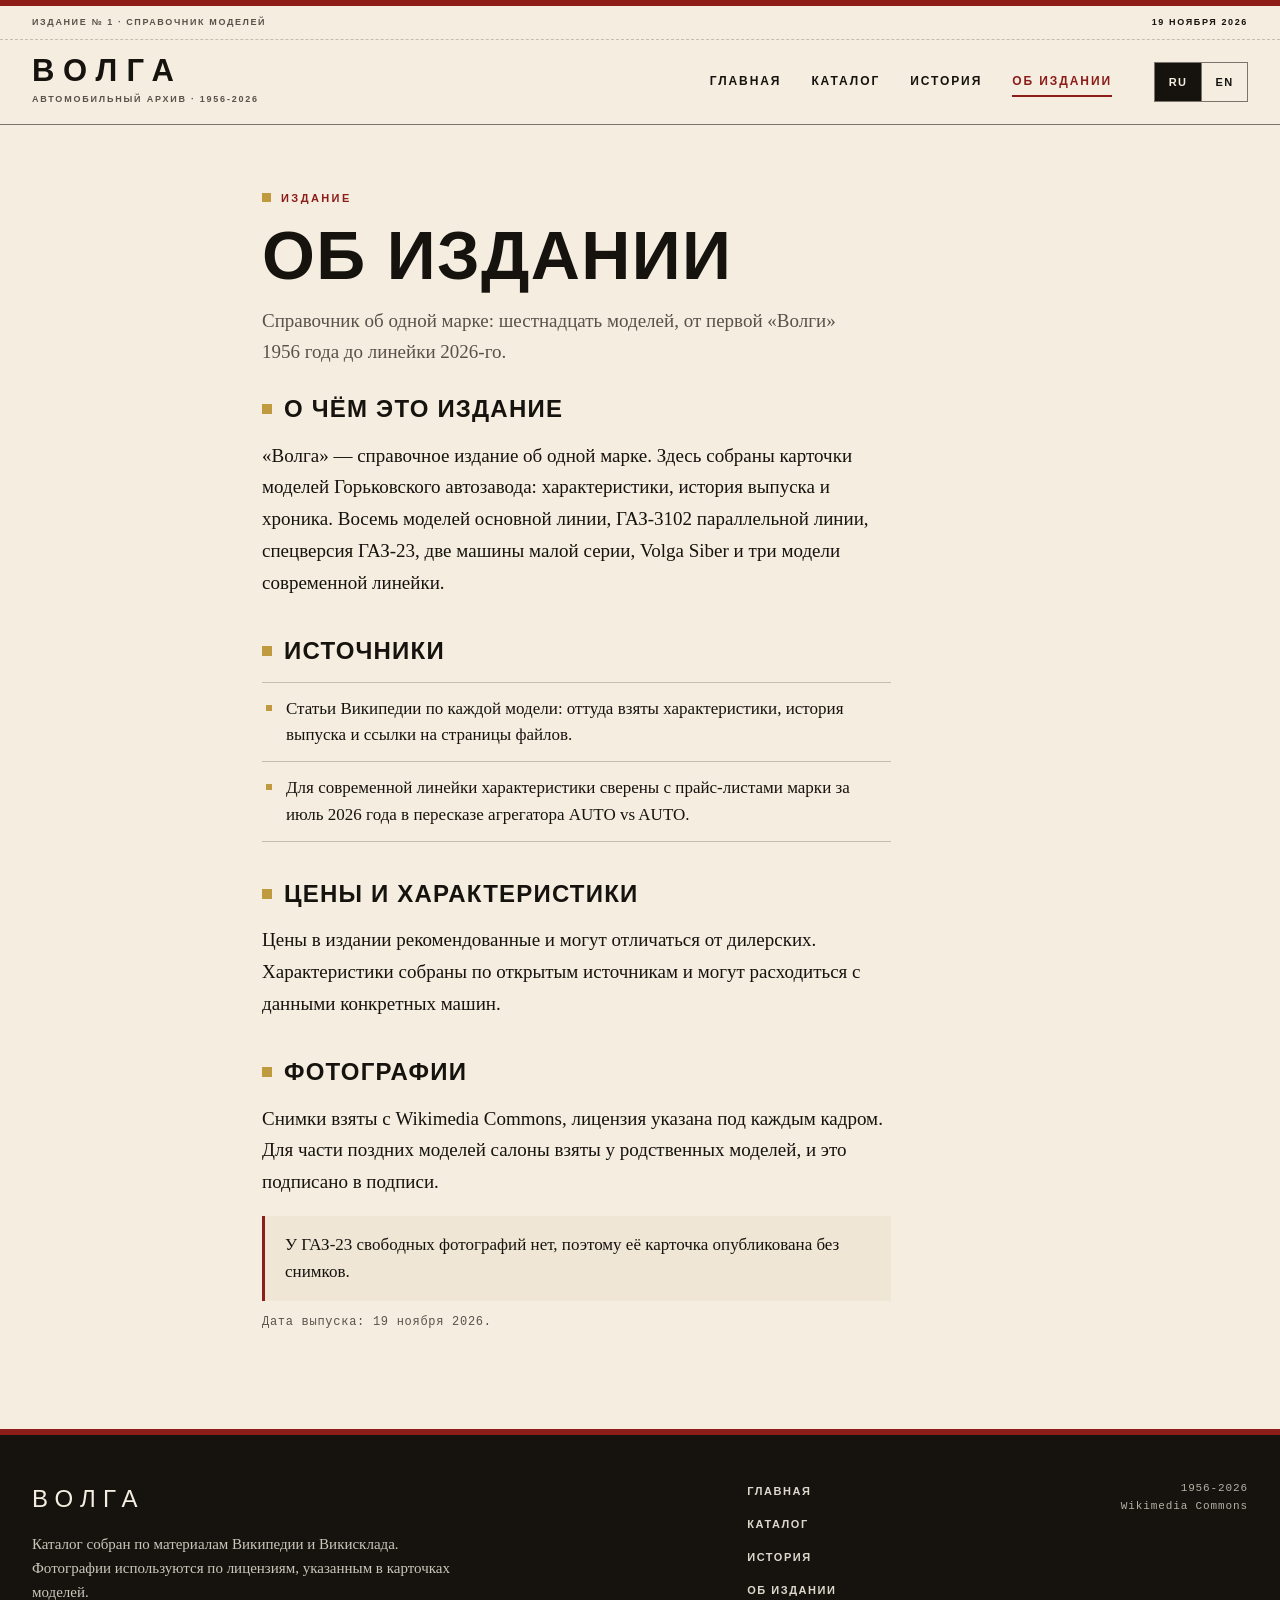
<file: about.html>
<!DOCTYPE html>
<html lang="ru">
<head>
<meta charset="utf-8">
<meta name="viewport" content="width=device-width, initial-scale=1">
<title>Об издании - Волга</title>
<meta name="description" content="Об издании «Волга»: справочник об одной марке, источники, оговорка о ценах и характеристиках, лицензии фотографий.">
<meta name="theme-color" content="#F4EDE0">
<link rel="icon" href="data:image/svg+xml,%3Csvg%20xmlns='http://www.w3.org/2000/svg'%20viewBox='0%200%2064%2064'%3E%3Crect%20width='64'%20height='64'%20fill='%238C1D18'/%3E%3Crect%20x='12'%20y='12'%20width='40'%20height='40'%20fill='none'%20stroke='%23C09A3E'%20stroke-width='4'/%3E%3C/svg%3E">
<script>
  try {
    if (window.localStorage.getItem("volga.lang") === "en") {
      document.documentElement.lang = "en";
    }
  } catch (error) {}
</script>
<link rel="stylesheet" href="assets/css/styles.css">
<script src="data.js" defer></script>
<script src="assets/js/app.js" defer></script>
</head>
<body data-page="about">

<a class="skip-link" href="#main" data-i18n="skip">Перейти к содержанию</a>

<header class="site-header">
  <div class="container site-header__edition">
    <span data-i18n="header.edition">Издание № 1 · справочник моделей</span>
    <span class="site-header__date" data-i18n="header.date">19 ноября 2026</span>
  </div>
  <div class="container site-header__inner">
    <a class="brand" href="index.html">
      <span class="brand__mark">Волга</span>
      <span class="brand__sub" data-i18n="brand.sub">Автомобильный архив · 1956-2026</span>
    </a>
    <nav class="nav" aria-label="Основная навигация" data-i18n-aria="nav.label">
      <a href="index.html" data-i18n="nav.home">Главная</a>
      <a href="catalog.html" data-i18n="nav.catalog">Каталог</a>
      <a href="history.html" data-i18n="nav.history">История</a>
      <a href="about.html" aria-current="page" data-i18n="nav.about">Об издании</a>
    </nav>
    <div class="lang" role="group" aria-label="Язык интерфейса" data-i18n-aria="lang.label">
      <button type="button" class="lang__btn" data-lang-btn="ru" aria-pressed="true" lang="ru">RU</button>
      <button type="button" class="lang__btn" data-lang-btn="en" aria-pressed="false" lang="en">EN</button>
    </div>
  </div>
</header>

<main id="main">

  <div class="container about-page">
    <header class="page-head">
      <p class="kicker" data-i18n="about.kicker">Издание</p>
      <h1 class="page-title" data-i18n="about.title">Об издании</h1>
      <p class="page-lead" data-i18n="about.lead">Справочник об одной марке: шестнадцать моделей, от первой «Волги» 1956 года до линейки 2026-го.</p>
    </header>

    <div class="about-body">
      <section class="block" aria-labelledby="about-1">
        <h2 class="block__title" id="about-1" data-i18n="about.aboutTitle">О чём это издание</h2>
        <p class="prose" data-i18n="about.aboutText">«Волга» — справочное издание об одной марке. Здесь собраны карточки моделей Горьковского автозавода: характеристики, история выпуска и хроника. Восемь моделей основной линии, ГАЗ-3102 параллельной линии, спецверсия ГАЗ-23, две машины малой серии, Volga Siber и три модели современной линейки.</p>
      </section>

      <section class="block" aria-labelledby="about-2">
        <h2 class="block__title" id="about-2" data-i18n="about.sourcesTitle">Источники</h2>
        <ul class="about-list">
          <li data-i18n="about.sourceModels">Статьи Википедии по каждой модели: оттуда взяты характеристики, история выпуска и ссылки на страницы файлов.</li>
          <li data-i18n="about.sourcePrices">Для современной линейки характеристики сверены с прайс-листами марки за июль 2026 года в пересказе агрегатора AUTO vs AUTO.</li>
        </ul>
      </section>

      <section class="block" aria-labelledby="about-3">
        <h2 class="block__title" id="about-3" data-i18n="about.termsTitle">Цены и характеристики</h2>
        <p class="prose" data-i18n="about.termsText">Цены в издании рекомендованные и могут отличаться от дилерских. Характеристики собраны по открытым источникам и могут расходиться с данными конкретных машин.</p>
      </section>

      <section class="block" aria-labelledby="about-4">
        <h2 class="block__title" id="about-4" data-i18n="about.photosTitle">Фотографии</h2>
        <p class="prose" data-i18n="about.photosText">Снимки взяты с Wikimedia Commons, лицензия указана под каждым кадром. Для части поздних моделей салоны взяты у родственных моделей, и это подписано в подписи.</p>
        <p class="about-note" data-i18n="about.photosNote">У ГАЗ-23 свободных фотографий нет, поэтому её карточка опубликована без снимков.</p>
        <p class="about-date" data-i18n="about.date">Дата выпуска: 19 ноября 2026.</p>
      </section>
    </div>
  </div>

</main>

<footer class="site-footer">
  <div class="container site-footer__inner">
    <div>
      <p class="site-footer__mark">Волга</p>
      <p class="site-footer__note" data-i18n="footer.note">Каталог собран по материалам Википедии и Викисклада. Фотографии используются по лицензиям, указанным в карточках моделей.</p>
    </div>
    <nav class="site-footer__nav" aria-label="Навигация в подвале" data-i18n-aria="footer.nav">
      <a href="index.html" data-i18n="nav.home">Главная</a>
      <a href="catalog.html" data-i18n="nav.catalog">Каталог</a>
      <a href="history.html" data-i18n="nav.history">История</a>
      <a href="about.html" data-i18n="nav.about">Об издании</a>
    </nav>
    <p class="site-footer__meta">1956-2026<br>Wikimedia Commons</p>
  </div>
</footer>

</body>
</html>
</file>
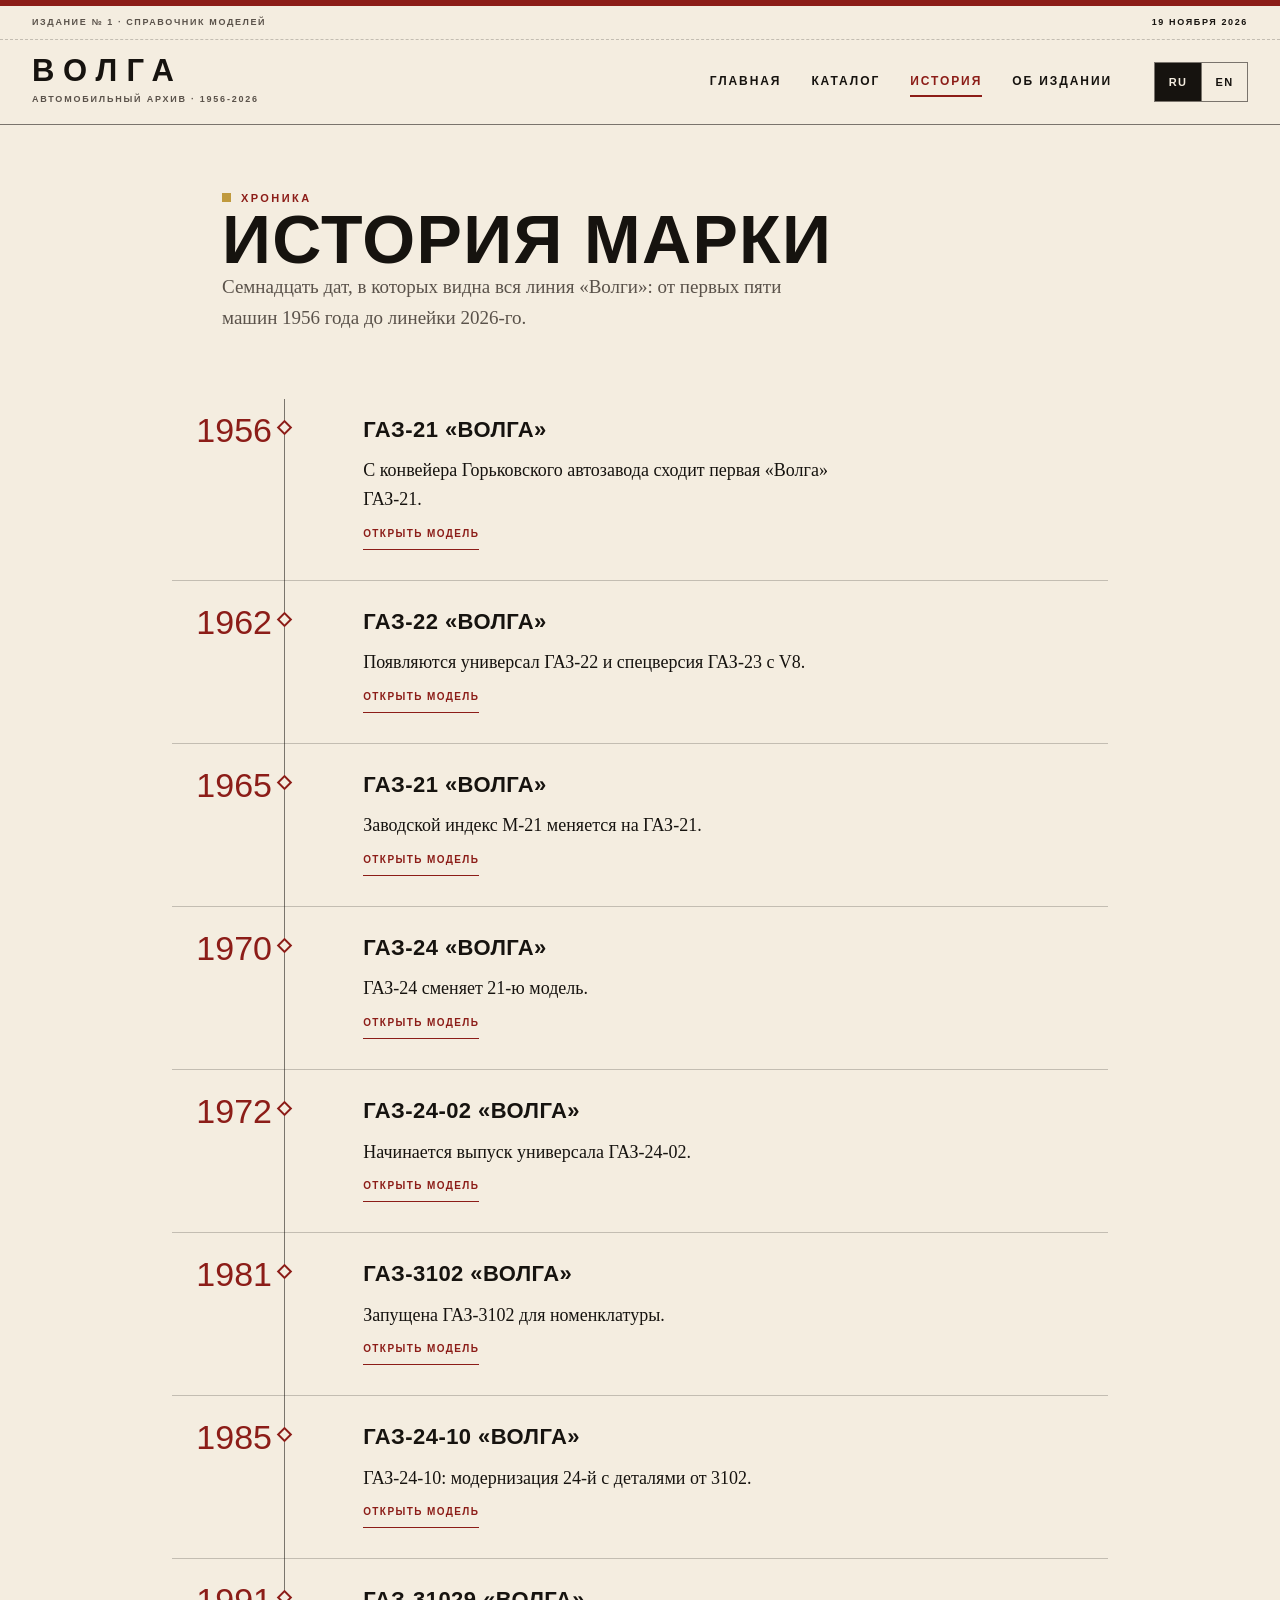
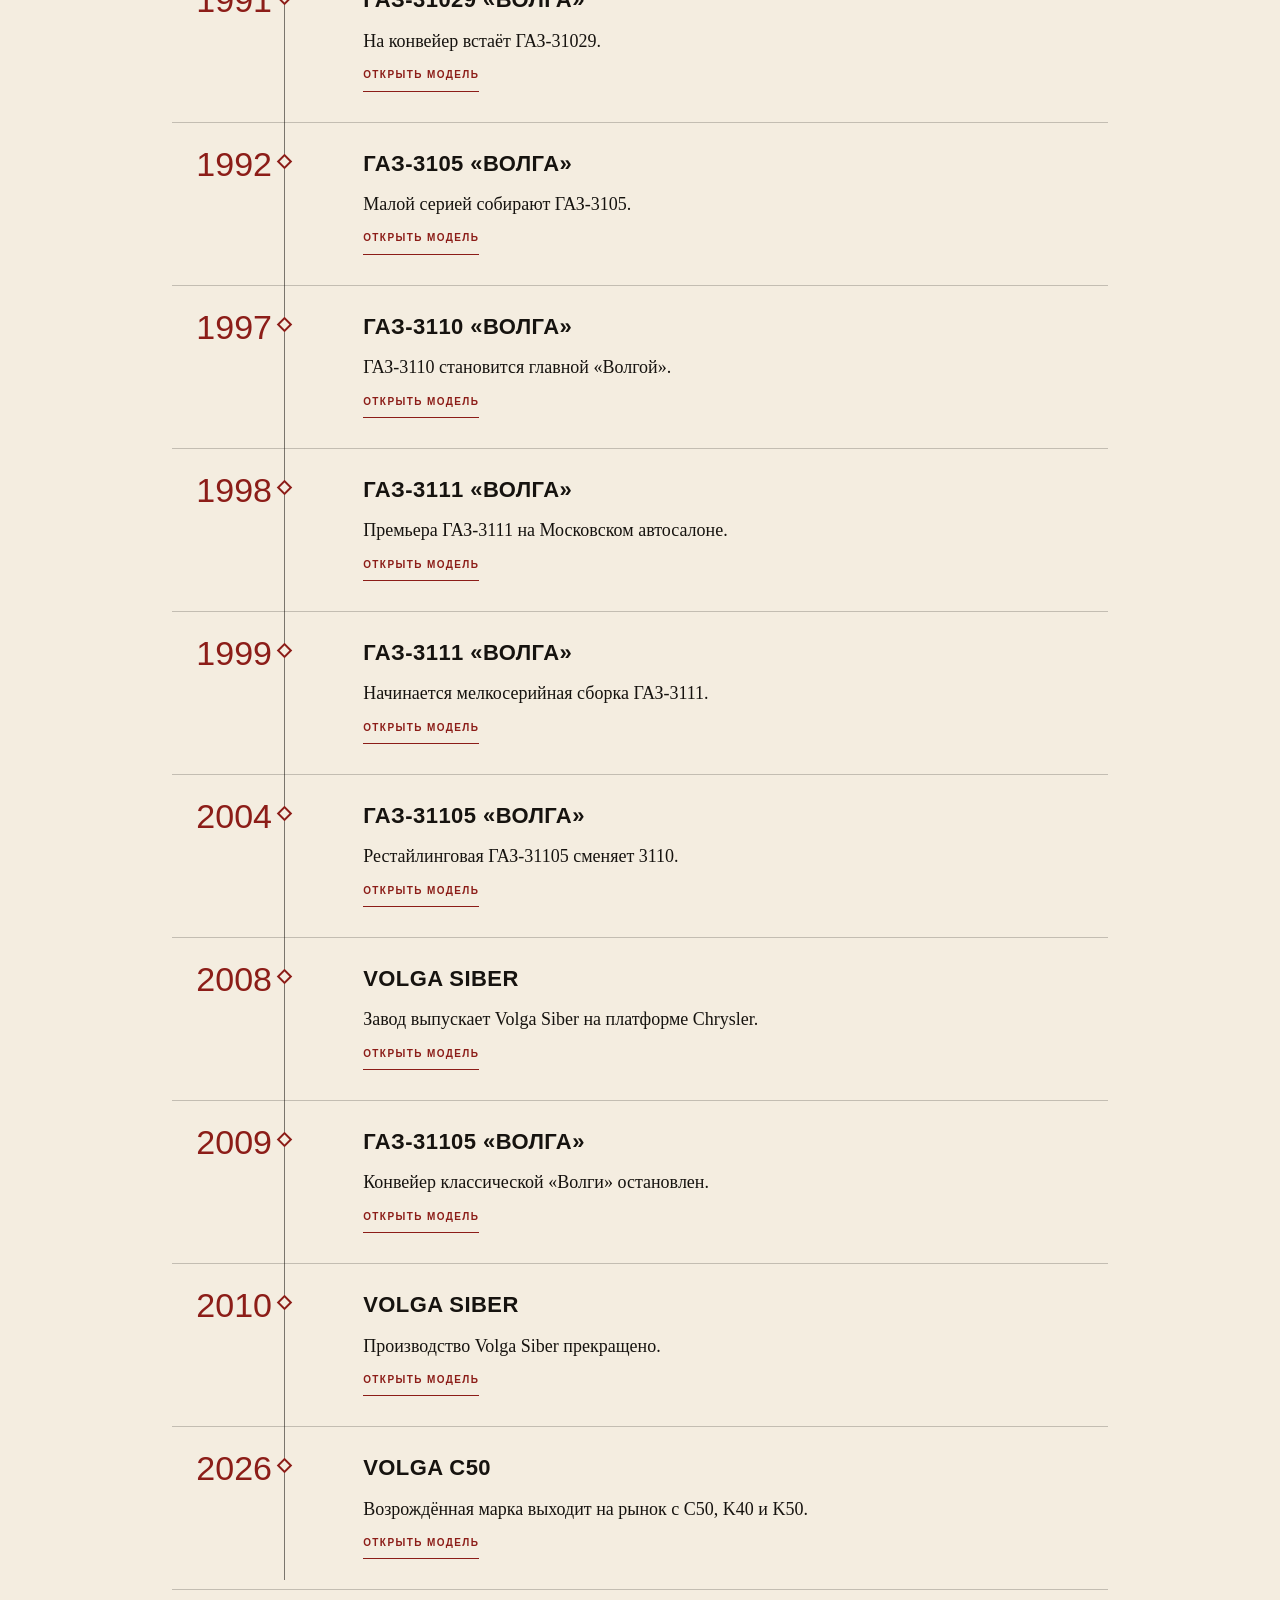
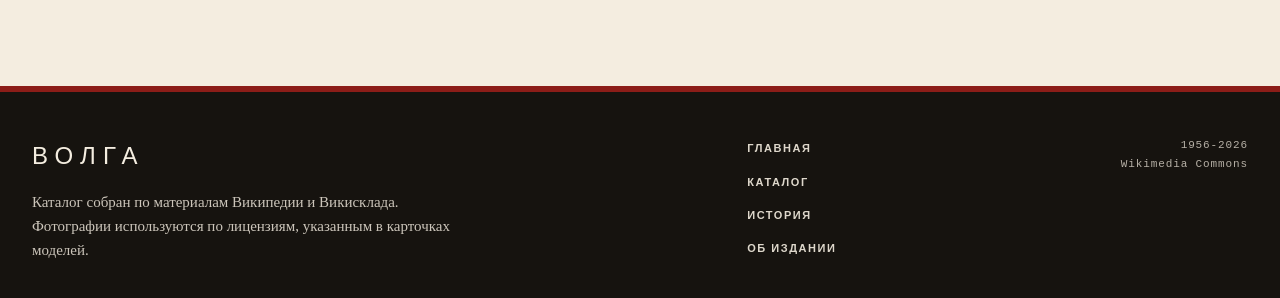
<file: history.html>
<!DOCTYPE html>
<html lang="ru">
<head>
<meta charset="utf-8">
<meta name="viewport" content="width=device-width, initial-scale=1">
<title>История марки - Волга</title>
<meta name="description" content="История «Волги» по годам: 1956-2026, ключевые модели и даты Горьковского автозавода.">
<meta name="theme-color" content="#F4EDE0">
<link rel="icon" href="data:image/svg+xml,%3Csvg%20xmlns='http://www.w3.org/2000/svg'%20viewBox='0%200%2064%2064'%3E%3Crect%20width='64'%20height='64'%20fill='%238C1D18'/%3E%3Crect%20x='12'%20y='12'%20width='40'%20height='40'%20fill='none'%20stroke='%23C09A3E'%20stroke-width='4'/%3E%3C/svg%3E">
<script>
  try {
    if (window.localStorage.getItem("volga.lang") === "en") {
      document.documentElement.lang = "en";
    }
  } catch (error) {}
</script>
<link rel="stylesheet" href="assets/css/styles.css">
<script src="data.js" defer></script>
<script src="assets/js/app.js" defer></script>
</head>
<body data-page="history">

<a class="skip-link" href="#main" data-i18n="skip">Перейти к содержанию</a>

<header class="site-header">
  <div class="container site-header__edition">
    <span data-i18n="header.edition">Издание № 1 · справочник моделей</span>
    <span class="site-header__date" data-i18n="header.date">19 ноября 2026</span>
  </div>
  <div class="container site-header__inner">
    <a class="brand" href="index.html">
      <span class="brand__mark">Волга</span>
      <span class="brand__sub" data-i18n="brand.sub">Автомобильный архив · 1956-2026</span>
    </a>
    <nav class="nav" aria-label="Основная навигация" data-i18n-aria="nav.label">
      <a href="index.html" data-i18n="nav.home">Главная</a>
      <a href="catalog.html" data-i18n="nav.catalog">Каталог</a>
      <a href="history.html" aria-current="page" data-i18n="nav.history">История</a>
      <a href="about.html" data-i18n="nav.about">Об издании</a>
    </nav>
    <div class="lang" role="group" aria-label="Язык интерфейса" data-i18n-aria="lang.label">
      <button type="button" class="lang__btn" data-lang-btn="ru" aria-pressed="true" lang="ru">RU</button>
      <button type="button" class="lang__btn" data-lang-btn="en" aria-pressed="false" lang="en">EN</button>
    </div>
  </div>
</header>

<main id="main">

  <div class="container history-intro">
    <p class="kicker" data-i18n="history.kicker">Хроника</p>
    <h1 class="page-title" data-i18n="history.title">История марки</h1>
    <p class="page-lead" data-i18n="history.lead">Семнадцать дат, в которых видна вся линия «Волги»: от первых пяти машин 1956 года до линейки 2026-го.</p>
  </div>

  <div class="container history-list">
    <ol class="timeline" id="timeline"></ol>
    <noscript>
      <p class="noscript">Для отображения хроники нужен JavaScript.</p>
    </noscript>
  </div>

</main>

<footer class="site-footer">
  <div class="container site-footer__inner">
    <div>
      <p class="site-footer__mark">Волга</p>
      <p class="site-footer__note" data-i18n="footer.note">Каталог собран по материалам Википедии и Викисклада. Фотографии используются по лицензиям, указанным в карточках моделей.</p>
    </div>
    <nav class="site-footer__nav" aria-label="Навигация в подвале" data-i18n-aria="footer.nav">
      <a href="index.html" data-i18n="nav.home">Главная</a>
      <a href="catalog.html" data-i18n="nav.catalog">Каталог</a>
      <a href="history.html" data-i18n="nav.history">История</a>
      <a href="about.html" data-i18n="nav.about">Об издании</a>
    </nav>
    <p class="site-footer__meta">1956-2026<br>Wikimedia Commons</p>
  </div>
</footer>

</body>
</html>
</file>
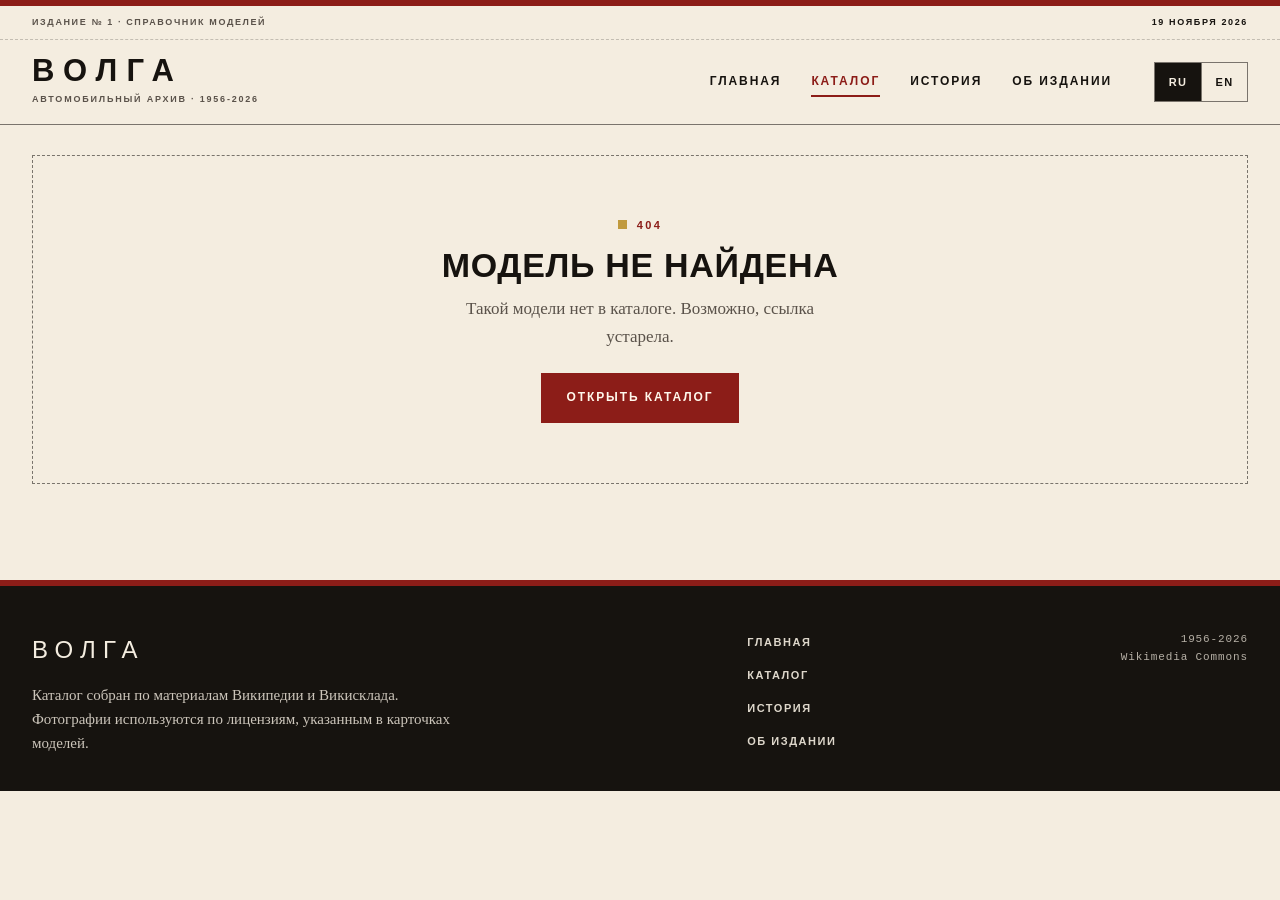
<file: model.html>
<!DOCTYPE html>
<html lang="ru">
<head>
<meta charset="utf-8">
<meta name="viewport" content="width=device-width, initial-scale=1">
<title>Модель - Волга</title>
<meta name="description" content="Карточка модели «Волга»: характеристики, история, факты и галерея фотографий.">
<meta name="theme-color" content="#F4EDE0">
<link rel="icon" href="data:image/svg+xml,%3Csvg%20xmlns='http://www.w3.org/2000/svg'%20viewBox='0%200%2064%2064'%3E%3Crect%20width='64'%20height='64'%20fill='%238C1D18'/%3E%3Crect%20x='12'%20y='12'%20width='40'%20height='40'%20fill='none'%20stroke='%23C09A3E'%20stroke-width='4'/%3E%3C/svg%3E">
<script>
  try {
    if (window.localStorage.getItem("volga.lang") === "en") {
      document.documentElement.lang = "en";
    }
  } catch (error) {}
</script>
<link rel="stylesheet" href="assets/css/styles.css">
<script src="data.js" defer></script>
<script src="assets/js/app.js" defer></script>
</head>
<body data-page="model">

<a class="skip-link" href="#main" data-i18n="skip">Перейти к содержанию</a>

<header class="site-header">
  <div class="container site-header__edition">
    <span data-i18n="header.edition">Издание № 1 · справочник моделей</span>
    <span class="site-header__date" data-i18n="header.date">19 ноября 2026</span>
  </div>
  <div class="container site-header__inner">
    <a class="brand" href="index.html">
      <span class="brand__mark">Волга</span>
      <span class="brand__sub" data-i18n="brand.sub">Автомобильный архив · 1956-2026</span>
    </a>
    <nav class="nav" aria-label="Основная навигация" data-i18n-aria="nav.label">
      <a href="index.html" data-i18n="nav.home">Главная</a>
      <a href="catalog.html" aria-current="page" data-i18n="nav.catalog">Каталог</a>
      <a href="history.html" data-i18n="nav.history">История</a>
      <a href="about.html" data-i18n="nav.about">Об издании</a>
    </nav>
    <div class="lang" role="group" aria-label="Язык интерфейса" data-i18n-aria="lang.label">
      <button type="button" class="lang__btn" data-lang-btn="ru" aria-pressed="true" lang="ru">RU</button>
      <button type="button" class="lang__btn" data-lang-btn="en" aria-pressed="false" lang="en">EN</button>
    </div>
  </div>
</header>

<main id="main" class="model-page container">
  <div id="model-root"></div>
  <noscript>
    <p class="noscript">Для карточки модели нужен JavaScript.</p>
  </noscript>
</main>

<footer class="site-footer">
  <div class="container site-footer__inner">
    <div>
      <p class="site-footer__mark">Волга</p>
      <p class="site-footer__note" data-i18n="footer.note">Каталог собран по материалам Википедии и Викисклада. Фотографии используются по лицензиям, указанным в карточках моделей.</p>
    </div>
    <nav class="site-footer__nav" aria-label="Навигация в подвале" data-i18n-aria="footer.nav">
      <a href="index.html" data-i18n="nav.home">Главная</a>
      <a href="catalog.html" data-i18n="nav.catalog">Каталог</a>
      <a href="history.html" data-i18n="nav.history">История</a>
      <a href="about.html" data-i18n="nav.about">Об издании</a>
    </nav>
    <p class="site-footer__meta">1956-2026<br>Wikimedia Commons</p>
  </div>
</footer>

</body>
</html>
</file>
<file: assets/css/styles.css>
/* ============================================================
   ВОЛГА. Каталог автомобилей
   Основа стиля: ретро-советская полиграфия, журнальная сетка.
   Никаких внешних шрифтов, теней и градиентов.
   ============================================================ */

/* 1. Токены
   ============================================================ */

:root {
  --paper: #F4EDE0;
  --paper-2: #EFE6D5;
  --paper-3: #E4D9C3;
  --ink: #16130F;
  --red: #8C1D18;
  --red-deep: #6F1511;
  --gold: #C09A3E;
  --gray: #6B635A;
  --ink-soft: #5A524A;

  --line: rgba(22, 19, 15, 0.22);
  --line-strong: rgba(22, 19, 15, 0.55);
  --paper-line: rgba(244, 237, 224, 0.34);

  --font-display: "Bahnschrift SemiCondensed", "Bahnschrift", "Arial Narrow",
    "Franklin Gothic Medium", "Helvetica Neue", Arial, sans-serif;
  --font-body: Georgia, "Iowan Old Style", "Times New Roman", Times, serif;
  --font-ui: "Segoe UI", "Helvetica Neue", Arial, sans-serif;
  --font-mono: "Consolas", "SFMono-Regular", "Courier New", monospace;

  --wrap: 1280px;
  --gutter: 32px;
}

/* 2. База
   ============================================================ */

*,
*::before,
*::after {
  box-sizing: border-box;
}

html {
  -webkit-text-size-adjust: 100%;
  scroll-behavior: smooth;
}

body {
  margin: 0;
  background: var(--paper);
  color: var(--ink);
  font-family: var(--font-body);
  font-size: 17px;
  line-height: 1.65;
  overflow-wrap: break-word;
}

img {
  display: block;
  max-width: 100%;
  height: auto;
}

a {
  color: inherit;
}

button,
input {
  font: inherit;
  color: inherit;
}

h1,
h2,
h3,
h4 {
  margin: 0;
  font-family: var(--font-display);
  font-weight: 700;
  line-height: 1.02;
  letter-spacing: 0.02em;
  text-transform: uppercase;
  text-wrap: balance;
}

p {
  margin: 0;
}

:focus-visible {
  outline: 3px solid var(--ink);
  outline-offset: 3px;
}

.hero :focus-visible,
.cta :focus-visible,
.site-footer :focus-visible {
  outline-color: var(--gold);
}

::selection {
  background: var(--gold);
  color: var(--ink);
}

.container {
  width: 100%;
  max-width: var(--wrap);
  margin: 0 auto;
  padding: 0 var(--gutter);
}

.sr-only {
  position: absolute;
  width: 1px;
  height: 1px;
  padding: 0;
  margin: -1px;
  overflow: hidden;
  clip: rect(0 0 0 0);
  white-space: nowrap;
  border: 0;
}

.skip-link {
  position: absolute;
  top: 10px;
  left: 16px;
  z-index: 120;
  padding: 12px 18px;
  background: var(--ink);
  color: var(--paper);
  font-family: var(--font-ui);
  font-size: 13px;
  font-weight: 600;
  letter-spacing: 0.12em;
  text-transform: uppercase;
  text-decoration: none;
  transform: translateY(-220%);
  transition: transform 0.18s ease;
}

.skip-link:focus {
  transform: translateY(0);
}

.kicker {
  display: flex;
  align-items: center;
  gap: 10px;
  font-family: var(--font-ui);
  font-size: 11px;
  font-weight: 600;
  letter-spacing: 0.22em;
  text-transform: uppercase;
  color: var(--red);
}

.kicker::before {
  content: "";
  width: 9px;
  height: 9px;
  background: var(--gold);
  flex: none;
}

.page-lead {
  max-width: 62ch;
  font-size: 19px;
  line-height: 1.6;
  color: var(--ink-soft);
}

.page-lead + .year-index,
.page-lead + .facts-grid {
  margin-top: 30px;
}

/* 3. Шапка
   ============================================================ */

.site-header {
  position: sticky;
  top: 0;
  z-index: 60;
  background: var(--paper);
  border-top: 6px solid var(--red);
  border-bottom: 1px solid var(--line-strong);
}

.site-header__edition {
  display: flex;
  align-items: center;
  justify-content: space-between;
  gap: 18px;
  padding-top: 9px;
  padding-bottom: 9px;
  border-bottom: 1px dashed var(--line);
  font-family: var(--font-ui);
  font-size: 9px;
  font-weight: 600;
  letter-spacing: 0.18em;
  text-transform: uppercase;
  color: var(--ink-soft);
}

.site-header__date {
  white-space: nowrap;
  color: var(--ink);
}

.site-header__inner {
  display: flex;
  align-items: center;
  flex-wrap: wrap;
  gap: 10px 28px;
  min-height: 84px;
  padding-top: 10px;
  padding-bottom: 10px;
}

.brand {
  display: flex;
  flex-direction: column;
  gap: 7px;
  margin-right: auto;
  min-width: 0;
  text-decoration: none;
}

.brand__mark {
  font-family: var(--font-display);
  font-size: 31px;
  font-weight: 700;
  line-height: 0.9;
  letter-spacing: 0.3em;
  text-transform: uppercase;
  margin-right: -0.3em;
}

.brand__sub {
  font-family: var(--font-ui);
  font-size: 9px;
  font-weight: 600;
  letter-spacing: 0.2em;
  text-transform: uppercase;
  color: var(--ink-soft);
}

.nav {
  display: flex;
  flex-wrap: wrap;
  gap: 2px;
}

.nav a {
  position: relative;
  display: inline-flex;
  align-items: center;
  min-height: 44px;
  padding: 0 14px;
  font-family: var(--font-ui);
  font-size: 12px;
  font-weight: 600;
  letter-spacing: 0.16em;
  text-transform: uppercase;
  text-decoration: none;
  color: var(--ink);
}

.nav a::after {
  content: "";
  position: absolute;
  left: 14px;
  right: 14px;
  bottom: 7px;
  height: 2px;
  background: var(--red);
  transform: scaleX(0);
  transform-origin: left center;
  transition: transform 0.2s ease;
}

.nav a:hover::after,
.nav a[aria-current="page"]::after {
  transform: scaleX(1);
}

.nav a[aria-current="page"] {
  color: var(--red);
}

.lang {
  display: flex;
  border: 1px solid var(--line-strong);
}

.lang__btn {
  min-width: 46px;
  min-height: 38px;
  padding: 0 8px;
  border: 0;
  background: transparent;
  font-family: var(--font-ui);
  font-size: 11px;
  font-weight: 700;
  letter-spacing: 0.12em;
  cursor: pointer;
}

.lang__btn + .lang__btn {
  border-left: 1px solid var(--line-strong);
}

.lang__btn:hover {
  background: var(--paper-2);
}

.lang__btn[aria-pressed="true"] {
  background: var(--ink);
  color: var(--paper);
}

/* 4. Кнопки
   ============================================================ */

.btn {
  display: inline-flex;
  align-items: center;
  justify-content: center;
  gap: 10px;
  min-height: 50px;
  padding: 0 24px;
  border: 1px solid transparent;
  background: transparent;
  font-family: var(--font-ui);
  font-size: 12px;
  font-weight: 700;
  letter-spacing: 0.16em;
  text-transform: uppercase;
  text-decoration: none;
  cursor: pointer;
  transition: background-color 0.18s ease, color 0.18s ease,
    border-color 0.18s ease;
}

.btn--solid {
  background: var(--red);
  border-color: var(--red);
  color: #FFF8EC;
}

.btn--solid:hover {
  background: var(--red-deep);
  border-color: var(--red-deep);
}

.btn--ghost {
  border-color: var(--paper);
  color: var(--paper);
}

.btn--ghost:hover {
  background: rgba(244, 237, 224, 0.14);
}

.btn--ink {
  background: var(--ink);
  border-color: var(--ink);
  color: var(--paper);
}

.btn--ink:hover {
  background: var(--red);
  border-color: var(--red);
}

.btn--quiet {
  min-height: 48px;
  padding: 0 16px;
  border-color: var(--line-strong);
  color: var(--ink);
}

.btn--quiet:hover {
  border-color: var(--ink);
  background: var(--paper);
}

/* 5. Первый экран
   ============================================================ */

.hero {
  position: relative;
  display: flex;
  align-items: flex-end;
  height: min(74vh, 700px);
  min-height: 540px;
  overflow: hidden;
  background: var(--ink);
}

.hero__media {
  position: absolute;
  inset: 0;
}

.hero__media img {
  width: 100%;
  height: 100%;
  object-fit: cover;
  object-position: center 56%;
}

.hero__veil {
  position: absolute;
  inset: 0;
  background: rgba(22, 19, 15, 0.66);
}

.hero__inner {
  position: relative;
  z-index: 2;
  padding-top: 140px;
  padding-bottom: 56px;
  color: var(--paper);
}

.hero__kicker {
  color: var(--paper);
  opacity: 0.94;
}

.hero__kicker::before {
  background: var(--gold);
}

.hero__title {
  max-width: 15ch;
  margin-top: 16px;
  font-size: clamp(36px, 6.4vw, 86px);
  line-height: 0.96;
  letter-spacing: 0.01em;
  color: var(--paper);
}

.hero__lead {
  max-width: 54ch;
  margin-top: 18px;
  font-size: 19px;
  line-height: 1.55;
  color: rgba(244, 237, 224, 0.94);
}

.hero__meta {
  display: flex;
  flex-wrap: wrap;
  gap: 6px 0;
  margin-top: 18px;
  font-family: var(--font-ui);
  font-size: 11px;
  font-weight: 600;
  letter-spacing: 0.14em;
  text-transform: uppercase;
  color: rgba(244, 237, 224, 0.9);
}

.hero__meta span + span {
  border-left: 1px solid var(--paper-line);
  margin-left: 14px;
  padding-left: 14px;
}

.hero__actions {
  display: flex;
  flex-wrap: wrap;
  gap: 12px;
  margin-top: 28px;
}

/* 6. Показатели
   ============================================================ */

.stats {
  border-bottom: 1px solid var(--line-strong);
  background: var(--paper-2);
}

.stats__grid {
  display: grid;
  grid-template-columns: repeat(4, minmax(0, 1fr));
}

.stat {
  padding: 26px 24px 24px;
  border-left: 1px solid var(--line);
  min-width: 0;
}

.stat:first-child {
  border-left: 0;
  padding-left: 0;
}

.stat__value {
  font-family: var(--font-display);
  font-size: clamp(30px, 3.6vw, 50px);
  line-height: 0.95;
  color: var(--red);
  letter-spacing: 0.01em;
}

.stat__label {
  margin-top: 8px;
  font-family: var(--font-ui);
  font-size: 10px;
  font-weight: 600;
  letter-spacing: 0.16em;
  text-transform: uppercase;
  color: var(--ink-soft);
}

/* 7. Секции
   ============================================================ */

.section {
  padding: clamp(48px, 7vw, 88px) 0;
  border-bottom: 1px solid var(--line-strong);
}

.section__head {
  display: flex;
  align-items: baseline;
  flex-wrap: wrap;
  gap: 10px 20px;
  margin-bottom: clamp(28px, 4vw, 44px);
}

.section__num {
  font-family: var(--font-mono);
  font-size: 11px;
  letter-spacing: 0.16em;
  color: var(--red);
  border-bottom: 2px solid var(--gold);
  padding-bottom: 5px;
}

.section__title {
  font-size: clamp(28px, 4vw, 48px);
}

.split {
  display: grid;
  grid-template-columns: minmax(0, 5fr) minmax(0, 7fr);
  gap: clamp(24px, 5vw, 72px);
  align-items: start;
}

.split__figure {
  min-width: 0;
}

.split__big {
  font-family: var(--font-display);
  font-size: clamp(72px, 13vw, 168px);
  font-weight: 700;
  line-height: 0.76;
  letter-spacing: -0.01em;
  color: var(--red);
}

.split__cap {
  max-width: 24ch;
  margin-top: 18px;
  font-family: var(--font-ui);
  font-size: 10px;
  font-weight: 600;
  line-height: 1.6;
  letter-spacing: 0.18em;
  text-transform: uppercase;
  color: var(--ink-soft);
}

.split__body {
  min-width: 0;
  padding-top: 6px;
}

.split__title {
  font-size: clamp(24px, 3vw, 38px);
  margin-bottom: 18px;
}

.split__text {
  max-width: 56ch;
  font-size: 19px;
  line-height: 1.62;
}

.split__text + .split__text {
  margin-top: 14px;
}

.split__link {
  display: inline-flex;
  align-items: center;
  gap: 10px;
  margin-top: 24px;
  padding-bottom: 4px;
  border-bottom: 2px solid var(--red);
  font-family: var(--font-ui);
  font-size: 11px;
  font-weight: 700;
  letter-spacing: 0.16em;
  text-transform: uppercase;
  text-decoration: none;
}

.split__link::after {
  content: "";
  width: 7px;
  height: 7px;
  border-top: 2px solid var(--red);
  border-right: 2px solid var(--red);
  transform: rotate(45deg);
}

.split__link:hover {
  color: var(--red);
}

/* 8. Указатель моделей
   ============================================================ */

.year-index {
  display: grid;
  grid-template-columns: repeat(2, minmax(0, 1fr));
  gap: 0 clamp(24px, 4vw, 64px);
  border-bottom: 1px solid var(--line);
}

.year-row {
  display: grid;
  grid-template-columns: 62px minmax(0, 1fr) auto;
  align-items: baseline;
  gap: 16px;
  padding: 15px 12px 15px 0;
  border-top: 1px solid var(--line);
  text-decoration: none;
  min-width: 0;
  transition: background-color 0.15s ease;
}

.year-row:hover {
  background: var(--paper-2);
}

.year-row__year {
  font-family: var(--font-display);
  font-size: 23px;
  line-height: 1;
  color: var(--red);
}

.year-row__name {
  font-family: var(--font-display);
  font-size: 18px;
  line-height: 1.2;
  letter-spacing: 0.04em;
  text-transform: uppercase;
  min-width: 0;
}

.year-row:hover .year-row__name {
  text-decoration: underline;
  text-decoration-thickness: 2px;
  text-underline-offset: 4px;
}

.year-row__line {
  font-family: var(--font-ui);
  font-size: 9px;
  font-weight: 600;
  letter-spacing: 0.14em;
  text-transform: uppercase;
  color: var(--ink-soft);
  text-align: right;
}

/* 9. Факты
   ============================================================ */

.facts-grid {
  display: grid;
  grid-template-columns: repeat(3, minmax(0, 1fr));
  gap: 20px;
}

.fact {
  display: flex;
  flex-direction: column;
  justify-content: space-between;
  gap: 28px;
  min-height: 280px;
  padding: 26px;
  border: 1px solid var(--line-strong);
  background: var(--paper-2);
  min-width: 0;
}

.fact:first-child {
  background: var(--ink);
  border-color: var(--ink);
  color: var(--paper);
}

.fact__label {
  display: flex;
  align-items: center;
  gap: 9px;
  font-family: var(--font-ui);
  font-size: 10px;
  font-weight: 600;
  letter-spacing: 0.18em;
  text-transform: uppercase;
  color: var(--red);
}

.fact:first-child .fact__label {
  color: var(--gold);
}

.fact__label::before {
  content: "";
  width: 7px;
  height: 7px;
  background: currentColor;
  flex: none;
}

.fact__text {
  font-size: 19px;
  line-height: 1.52;
}

.fact__link {
  font-family: var(--font-ui);
  font-size: 10px;
  font-weight: 700;
  letter-spacing: 0.16em;
  text-transform: uppercase;
  text-decoration: none;
  border-bottom: 1px solid currentColor;
  align-self: flex-start;
  padding-bottom: 3px;
}

.fact__link:hover {
  color: var(--red);
}

.fact:first-child .fact__link:hover {
  color: var(--gold);
}

/* 10. Призыв
   ============================================================ */

.cta {
  background: var(--ink);
  color: var(--paper);
  padding: clamp(44px, 6vw, 72px) 0;
  border-bottom: 1px solid var(--ink);
}

.cta__inner {
  display: flex;
  align-items: center;
  justify-content: space-between;
  flex-wrap: wrap;
  gap: 26px;
}

.cta__title {
  max-width: 22ch;
  font-size: clamp(28px, 4.6vw, 56px);
  color: var(--paper);
}

.cta__note {
  margin-top: 12px;
  font-family: var(--font-ui);
  font-size: 11px;
  font-weight: 600;
  letter-spacing: 0.16em;
  text-transform: uppercase;
  color: rgba(244, 237, 224, 0.78);
}

/* 11. Внутренние заголовки
   ============================================================ */

.page-head {
  padding: clamp(38px, 5vw, 64px) var(--gutter) 30px;
}

.page-head .kicker {
  margin-bottom: 16px;
}

.page-title {
  font-size: clamp(34px, 6vw, 68px);
  line-height: 0.96;
}

.page-head .page-lead {
  margin-top: 18px;
}

.page-head__row {
  display: flex;
  align-items: flex-end;
  justify-content: space-between;
  flex-wrap: wrap;
  gap: 20px;
}

/* 12. Каталог
   ============================================================ */

.catalog {
  padding-bottom: clamp(56px, 8vw, 96px);
}

.filters-toggle {
  display: none;
}

.filters-collapsed .toolbar {
  display: none;
}

.toolbar {
  display: flex;
  flex-direction: column;
  gap: 16px;
  padding: 20px 24px 22px;
  margin-bottom: 34px;
  border: 1px solid var(--line-strong);
  background: var(--paper-2);
}

.toolbar__row {
  display: flex;
  align-items: flex-end;
  flex-wrap: wrap;
  gap: 14px 18px;
}

.field {
  flex: 1 1 280px;
  min-width: 0;
}

.field__label {
  display: block;
  margin-bottom: 8px;
  font-family: var(--font-ui);
  font-size: 10px;
  font-weight: 600;
  letter-spacing: 0.18em;
  text-transform: uppercase;
  color: var(--ink-soft);
}

.field input {
  width: 100%;
  height: 48px;
  padding: 0 14px;
  border: 1px solid var(--line-strong);
  border-radius: 0;
  background: var(--paper);
  font-family: var(--font-body);
  font-size: 16px;
}

.field input::placeholder {
  color: var(--gray);
  opacity: 1;
}

.count {
  font-family: var(--font-ui);
  font-size: 11px;
  font-weight: 700;
  letter-spacing: 0.12em;
  text-transform: uppercase;
  white-space: nowrap;
  padding-bottom: 15px;
  color: var(--ink);
}

.toolbar__group {
  display: flex;
  align-items: center;
  flex-wrap: wrap;
  gap: 12px 18px;
  padding-top: 14px;
  border-top: 1px solid var(--line);
}

.toolbar__label {
  font-family: var(--font-ui);
  font-size: 10px;
  font-weight: 600;
  letter-spacing: 0.18em;
  text-transform: uppercase;
  color: var(--ink-soft);
  min-width: 92px;
}

.chips {
  display: flex;
  flex-wrap: wrap;
  gap: 8px;
  min-width: 0;
}

.chip {
  min-height: 38px;
  padding: 0 15px;
  border: 1px solid var(--line-strong);
  background: transparent;
  font-family: var(--font-ui);
  font-size: 10px;
  font-weight: 700;
  letter-spacing: 0.14em;
  text-transform: uppercase;
  cursor: pointer;
  transition: background-color 0.15s ease, color 0.15s ease,
    border-color 0.15s ease;
}

.chip:hover {
  border-color: var(--ink);
  background: var(--paper);
}

.chip[aria-pressed="true"] {
  background: var(--red);
  border-color: var(--red);
  color: #FFF8EC;
}

.grid-cards {
  display: grid;
  grid-template-columns: repeat(3, minmax(0, 1fr));
  gap: 28px;
}

.card {
  display: flex;
  min-width: 0;
  border: 1px solid var(--line);
  background: var(--paper-2);
  transition: border-color 0.18s ease;
}

.card:hover {
  border-color: var(--ink);
}

.card__link {
  position: relative;
  display: flex;
  flex-direction: column;
  width: 100%;
  color: inherit;
  text-decoration: none;
}

.card__link::before {
  content: "";
  position: absolute;
  top: -1px;
  left: -1px;
  right: -1px;
  height: 3px;
  background: var(--red);
  transform: scaleX(0);
  transform-origin: left center;
  transition: transform 0.22s ease;
  z-index: 2;
}

.card:hover .card__link::before,
.card__link:focus-visible::before {
  transform: scaleX(1);
}

.card__media {
  position: relative;
  aspect-ratio: 4 / 3;
  overflow: hidden;
  background: var(--paper-3);
}

.card__media img {
  width: 100%;
  height: 100%;
  object-fit: cover;
  transition: transform 0.5s ease;
}

.card:hover .card__media img {
  transform: scale(1.035);
}

.card__num {
  position: absolute;
  top: 0;
  left: 0;
  padding: 6px 10px;
  background: var(--paper);
  border-right: 1px solid var(--line);
  border-bottom: 1px solid var(--line);
  font-family: var(--font-mono);
  font-size: 11px;
  letter-spacing: 0.1em;
}

.card__body {
  display: flex;
  flex: 1;
  flex-direction: column;
  gap: 8px;
  padding: 18px 20px 22px;
  border-top: 1px solid var(--line);
}

.card__tag {
  display: flex;
  align-items: center;
  gap: 8px;
  font-family: var(--font-ui);
  font-size: 9px;
  font-weight: 600;
  letter-spacing: 0.16em;
  text-transform: uppercase;
  color: var(--red);
}

.card__tag::before {
  content: "";
  width: 6px;
  height: 6px;
  background: var(--gold);
  flex: none;
}

.card__title {
  font-size: 22px;
  line-height: 1.08;
}

.card__years {
  font-family: var(--font-mono);
  font-size: 13px;
  letter-spacing: 0.02em;
  color: var(--ink);
}

.card__class {
  font-family: var(--font-ui);
  font-size: 10px;
  font-weight: 600;
  letter-spacing: 0.14em;
  text-transform: uppercase;
  color: var(--ink-soft);
}

.card__specs {
  display: grid;
  gap: 8px;
  margin: auto 0 0;
  padding-top: 12px;
  border-top: 1px solid var(--line);
}

.card__spec {
  display: grid;
  grid-template-columns: minmax(76px, auto) minmax(0, 1fr);
  gap: 10px;
}

.card__spec dt {
  padding-top: 2px;
  font-family: var(--font-ui);
  font-size: 9px;
  font-weight: 600;
  letter-spacing: 0.12em;
  line-height: 1.4;
  text-transform: uppercase;
  white-space: nowrap;
  color: var(--ink-soft);
}

.card__spec dd {
  display: -webkit-box;
  margin: 0;
  overflow: hidden;
  font-size: 14px;
  line-height: 1.4;
  -webkit-line-clamp: 3;
  -webkit-box-orient: vertical;
}

.card__empty {
  position: absolute;
  inset: 12px;
  display: flex;
  flex-direction: column;
  align-items: center;
  justify-content: center;
  gap: 8px;
  border: 1px dashed rgba(26, 26, 26, 0.4);
  font-family: var(--font-ui);
  font-size: 10px;
  font-weight: 700;
  letter-spacing: 0.16em;
  text-align: center;
  text-transform: uppercase;
  color: rgba(26, 26, 26, 0.72);
}

.card__empty::before {
  content: "";
  width: 34px;
  height: 16px;
  border: 1px solid currentColor;
  border-radius: 6px 6px 3px 3px;
  opacity: 0.8;
}

.empty {
  padding: 60px 24px;
  border: 1px dashed var(--line-strong);
  text-align: center;
}

.grid-cards + .empty {
  margin-top: 30px;
}

.empty .kicker {
  justify-content: center;
  margin-bottom: 14px;
}

.empty__title {
  font-size: clamp(24px, 3vw, 34px);
}

.empty__text {
  max-width: 46ch;
  margin: 12px auto 0;
  color: var(--ink-soft);
}

.empty .btn {
  margin-top: 22px;
}

/* 13. Карточка модели
   ============================================================ */

.model-page {
  padding-top: 30px;
  padding-bottom: clamp(56px, 8vw, 96px);
}

.crumbs {
  display: flex;
  flex-wrap: wrap;
  align-items: center;
  gap: 8px;
  margin-bottom: 26px;
  font-family: var(--font-ui);
  font-size: 10px;
  font-weight: 600;
  letter-spacing: 0.16em;
  text-transform: uppercase;
  color: var(--ink-soft);
}

.crumbs a {
  text-decoration: none;
  border-bottom: 1px solid var(--line-strong);
  padding-bottom: 2px;
}

.crumbs a:hover {
  border-color: var(--ink);
  color: var(--ink);
}

.crumbs__sep {
  width: 14px;
  height: 1px;
  background: var(--line-strong);
  flex: none;
}

.model-head {
  display: grid;
  grid-template-columns: minmax(0, 1fr) auto;
  align-items: end;
  gap: 20px;
  padding-bottom: 22px;
  border-bottom: 3px solid var(--ink);
}

.model-head__main {
  min-width: 0;
}

.model-head__kicker {
  margin-bottom: 14px;
}

.model-title {
  font-size: clamp(32px, 5.6vw, 72px);
  line-height: 0.94;
}

.model-meta {
  display: flex;
  flex-wrap: wrap;
  gap: 6px 0;
  margin-top: 16px;
  font-family: var(--font-ui);
  font-size: 11px;
  font-weight: 600;
  letter-spacing: 0.14em;
  text-transform: uppercase;
}

.model-meta span {
  padding: 0 14px;
  border-left: 1px solid var(--line-strong);
}

.model-meta span:first-child {
  padding-left: 0;
  border-left: 0;
  color: var(--red);
}

.model-num {
  font-family: var(--font-display);
  font-size: clamp(52px, 8vw, 108px);
  font-weight: 700;
  line-height: 0.72;
  color: var(--red);
  letter-spacing: -0.01em;
}

.model-figure {
  margin: 30px 0 0;
}

.model-figure img {
  width: 100%;
  aspect-ratio: 21 / 9;
  object-fit: cover;
  background: var(--paper-3);
  border: 1px solid var(--line);
}

.model-figure figcaption {
  display: flex;
  flex-wrap: wrap;
  justify-content: space-between;
  gap: 8px 20px;
  padding: 11px 0 12px;
  border-bottom: 1px solid var(--line);
  font-family: var(--font-ui);
  font-size: 10px;
  font-weight: 600;
  letter-spacing: 0.12em;
  text-transform: uppercase;
  color: var(--ink-soft);
}

.model-figure figcaption a {
  color: var(--red);
  text-decoration: underline;
  text-underline-offset: 3px;
}

.model-figure figcaption span + span {
  display: inline-flex;
  flex-wrap: wrap;
  gap: 4px 14px;
}

.photo-empty {
  margin: 30px 0 0;
  padding: 38px 28px;
  border: 1px dashed var(--line-strong);
  background: var(--paper-2);
  text-align: center;
  font-size: 17px;
  line-height: 1.5;
  color: var(--ink-soft);
}

.model-layout {
  display: grid;
  grid-template-columns: minmax(0, 4fr) minmax(0, 7fr);
  align-items: start;
  gap: clamp(28px, 4vw, 64px);
  padding-top: 40px;
}

.specs-wrap {
  min-width: 0;
}

.specs {
  width: 100%;
  margin: 0;
  border-top: 3px solid var(--ink);
  border-collapse: collapse;
  table-layout: fixed;
}

.specs th,
.specs td {
  padding: 11px 0;
  border-bottom: 1px solid var(--line);
  text-align: left;
  vertical-align: top;
}

.specs th {
  width: 36%;
  padding-right: 14px;
  font-family: var(--font-ui);
  font-size: 10px;
  font-weight: 600;
  letter-spacing: 0.16em;
  line-height: 1.5;
  text-transform: uppercase;
  color: var(--ink-soft);
}

.specs td {
  font-size: 15px;
  line-height: 1.45;
}

.model-body {
  min-width: 0;
}

.block {
  margin-bottom: 44px;
}

.block:last-child {
  margin-bottom: 0;
}

.block__title {
  display: flex;
  align-items: center;
  gap: 12px;
  margin-bottom: 18px;
  font-size: 24px;
  letter-spacing: 0.05em;
}

.block__title::before {
  content: "";
  width: 10px;
  height: 10px;
  background: var(--gold);
  flex: none;
}

.prose {
  max-width: 68ch;
  font-size: 19px;
  line-height: 1.68;
}

.facts-list {
  margin: 0;
  padding: 0;
  list-style: none;
  border-top: 1px solid var(--line);
  counter-reset: fact;
}

.facts-list li {
  counter-increment: fact;
  display: grid;
  grid-template-columns: 42px minmax(0, 1fr);
  gap: 12px;
  padding: 14px 0;
  border-bottom: 1px solid var(--line);
  font-size: 17px;
  line-height: 1.55;
}

.facts-list li::before {
  content: counter(fact, decimal-leading-zero);
  padding-top: 4px;
  font-family: var(--font-mono);
  font-size: 12px;
  color: var(--red);
}

.source-link {
  display: inline-flex;
  align-items: center;
  gap: 10px;
  margin-top: 4px;
  padding: 13px 18px;
  border: 1px solid var(--line-strong);
  font-family: var(--font-ui);
  font-size: 10px;
  font-weight: 700;
  letter-spacing: 0.14em;
  text-transform: uppercase;
  text-decoration: none;
}

.source-link:hover {
  background: var(--ink);
  border-color: var(--ink);
  color: var(--paper);
}

.source-link::after {
  content: "";
  width: 7px;
  height: 7px;
  border-top: 2px solid currentColor;
  border-right: 2px solid currentColor;
  transform: rotate(45deg);
}

.gallery-block {
  padding-top: 44px;
  margin-top: 44px;
  border-top: 1px solid var(--line-strong);
}

.gallery {
  display: grid;
  grid-template-columns: repeat(3, minmax(0, 1fr));
  gap: 24px;
}

.shot {
  margin: 0;
  min-width: 0;
}

.shot img {
  width: 100%;
  aspect-ratio: 4 / 3;
  object-fit: cover;
  border: 1px solid var(--line);
  background: var(--paper-3);
}

.shot figcaption {
  padding-top: 10px;
  font-size: 15px;
  line-height: 1.4;
}

.shot__meta {
  display: flex;
  flex-wrap: wrap;
  gap: 4px 12px;
  margin-top: 7px;
  font-family: var(--font-ui);
  font-size: 9px;
  font-weight: 600;
  letter-spacing: 0.12em;
  text-transform: uppercase;
  color: var(--ink-soft);
}

.shot__meta a {
  color: var(--red);
  text-decoration: underline;
  text-underline-offset: 3px;
}

.shot__note {
  color: var(--red);
}

.pager {
  display: grid;
  grid-template-columns: repeat(2, minmax(0, 1fr));
  gap: 1px;
  margin-top: 56px;
  background: var(--line-strong);
  border-top: 1px solid var(--line-strong);
  border-bottom: 1px solid var(--line-strong);
}

.pager__link {
  display: flex;
  flex-direction: column;
  gap: 8px;
  padding: 22px 26px;
  background: var(--paper);
  text-decoration: none;
  min-width: 0;
}

.pager__link:hover {
  background: var(--paper-2);
}

.pager__link--next {
  text-align: right;
  align-items: flex-end;
}

.pager__dir {
  font-family: var(--font-ui);
  font-size: 9px;
  font-weight: 600;
  letter-spacing: 0.18em;
  text-transform: uppercase;
  color: var(--red);
}

.pager__name {
  font-family: var(--font-display);
  font-size: 22px;
  line-height: 1.1;
  letter-spacing: 0.04em;
  text-transform: uppercase;
}

.pager__spacer {
  background: var(--paper);
}

/* 14. История
   ============================================================ */

.history-intro {
  max-width: 900px;
  padding-top: clamp(38px, 5vw, 64px);
  padding-bottom: clamp(36px, 5vw, 56px);
}

.history-list {
  max-width: 1000px;
  padding-bottom: clamp(56px, 8vw, 96px);
}

.timeline {
  position: relative;
  margin: 0;
  padding: 0;
  list-style: none;
}

.timeline::before {
  content: "";
  position: absolute;
  top: 10px;
  bottom: 10px;
  left: 112px;
  width: 1px;
  background: var(--line-strong);
}

.timeline__item {
  position: relative;
  display: grid;
  grid-template-columns: 118px minmax(0, 1fr);
  gap: clamp(28px, 4vw, 56px);
  padding: 24px 0 30px;
  border-bottom: 1px solid var(--line);
}

.timeline__item::before {
  content: "";
  position: absolute;
  top: 33px;
  left: 107px;
  width: 11px;
  height: 11px;
  background: var(--paper);
  border: 2px solid var(--red);
  transform: rotate(45deg);
}

.timeline__year {
  font-family: var(--font-display);
  font-size: clamp(24px, 3vw, 34px);
  line-height: 1;
  padding-right: 18px;
  text-align: right;
  color: var(--red);
}

.timeline__year a {
  text-decoration: none;
  border-bottom: 2px solid transparent;
}

.timeline__year a:hover {
  border-color: currentColor;
}

.timeline__name {
  display: inline-block;
  padding: 4px 0;
  text-decoration: none;
}

.timeline__name:hover {
  color: var(--red);
}

.timeline__body {
  padding-left: 22px;
  min-width: 0;
}

.timeline__title {
  font-size: 22px;
  line-height: 1.15;
  margin-bottom: 10px;
}

.timeline__text {
  max-width: 58ch;
  font-size: 18px;
  line-height: 1.6;
}

.timeline__link {
  display: inline-flex;
  align-items: center;
  gap: 9px;
  min-height: 28px;
  margin-top: 8px;
  font-family: var(--font-ui);
  font-size: 10px;
  font-weight: 700;
  letter-spacing: 0.14em;
  text-transform: uppercase;
  text-decoration: none;
  border-bottom: 1px solid var(--red);
  padding-bottom: 3px;
  color: var(--red);
}

.timeline__link:hover {
  color: var(--ink);
  border-color: var(--ink);
}

/* 15. Об издании
   ============================================================ */

.about-page {
  max-width: 940px;
  padding-bottom: clamp(56px, 8vw, 96px);
}

.about-page {
  max-width: 820px;
}

.about-page .page-head {
  padding-left: 0;
  padding-right: 0;
}

.about-body {
  max-width: 74ch;
}

.about-body .block {
  margin-bottom: 40px;
}

.about-body .block:last-child {
  margin-bottom: 0;
}

.about-body .prose + .prose {
  margin-top: 16px;
}

.about-list {
  margin: 0;
  padding: 0;
  list-style: none;
  border-top: 1px solid var(--line);
}

.about-list li {
  position: relative;
  padding: 13px 0 13px 24px;
  border-bottom: 1px solid var(--line);
  font-size: 17px;
  line-height: 1.55;
}

.about-list li::before {
  content: "";
  position: absolute;
  top: 22px;
  left: 4px;
  width: 6px;
  height: 6px;
  background: var(--gold);
}

.about-note {
  margin-top: 18px;
  padding: 16px 20px;
  border-left: 3px solid var(--red);
  background: var(--paper-2);
  font-size: 17px;
  line-height: 1.55;
}

.about-date {
  margin-top: 12px;
  font-family: var(--font-mono);
  font-size: 12px;
  letter-spacing: 0.06em;
  color: var(--ink-soft);
}

/* 16. Подвал
   ============================================================ */

.site-footer {
  background: var(--ink);
  color: var(--paper);
  border-top: 6px solid var(--red);
  padding: 44px 0 36px;
}

.site-footer__inner {
  display: grid;
  grid-template-columns: minmax(0, 2fr) minmax(0, 1fr) auto;
  gap: 32px;
  align-items: start;
}

.site-footer__mark {
  font-family: var(--font-display);
  font-size: 24px;
  letter-spacing: 0.3em;
  text-transform: uppercase;
  margin-right: -0.3em;
  color: var(--paper);
}

.site-footer__note {
  max-width: 56ch;
  margin-top: 14px;
  font-size: 15px;
  line-height: 1.6;
  color: rgba(244, 237, 224, 0.82);
}

.site-footer__nav {
  display: flex;
  flex-direction: column;
  gap: 8px;
  font-family: var(--font-ui);
  font-size: 11px;
  font-weight: 600;
  letter-spacing: 0.14em;
  text-transform: uppercase;
}

.site-footer__nav a {
  text-decoration: none;
  color: rgba(244, 237, 224, 0.9);
  padding: 3px 0;
  width: fit-content;
  border-bottom: 1px solid transparent;
}

.site-footer__nav a:hover {
  border-color: var(--gold);
  color: var(--paper);
}

.site-footer__meta {
  font-family: var(--font-mono);
  font-size: 11px;
  letter-spacing: 0.08em;
  text-align: right;
  color: rgba(244, 237, 224, 0.72);
  white-space: nowrap;
}

.noscript {
  padding: 24px;
  border: 1px solid var(--red);
  background: var(--paper-2);
  font-family: var(--font-ui);
  font-size: 14px;
}

/* 17. Адаптив
   ============================================================ */

@media (max-width: 1100px) {
  :root {
    --gutter: 26px;
  }

  .grid-cards {
    grid-template-columns: repeat(2, minmax(0, 1fr));
  }

  .gallery {
    grid-template-columns: repeat(2, minmax(0, 1fr));
  }

  .site-footer__inner {
    grid-template-columns: minmax(0, 2fr) minmax(0, 1fr);
  }

  .site-footer__meta {
    display: none;
  }
}

@media (max-width: 900px) {
  .split,
  .model-layout {
    grid-template-columns: minmax(0, 1fr);
  }

  .split__figure {
    display: flex;
    align-items: baseline;
    gap: 20px;
  }

  .split__cap {
    margin-top: 0;
    max-width: 30ch;
  }

  .facts-grid {
    grid-template-columns: minmax(0, 1fr);
  }

  .fact {
    min-height: 0;
  }

  .model-num {
    display: none;
  }

  .model-head {
    grid-template-columns: minmax(0, 1fr);
  }

  .year-index {
    grid-template-columns: minmax(0, 1fr);
  }

  .stats__grid {
    grid-template-columns: repeat(2, minmax(0, 1fr));
  }

  .stat {
    border-top: 1px solid var(--line);
    padding-left: 20px;
  }

  .stat:nth-child(odd) {
    border-left: 0;
    padding-left: 0;
  }

  .stat:nth-child(-n + 2) {
    border-top: 0;
  }

  .timeline::before {
    left: 4px;
  }

  .timeline__item {
    grid-template-columns: minmax(0, 1fr);
    gap: 12px;
    padding-left: 30px;
  }

  .timeline__item::before {
    left: -2px;
    top: 29px;
  }

  .timeline__year {
    padding-right: 0;
    text-align: left;
  }

  .timeline__body {
    padding-left: 0;
  }
}

@media (max-width: 760px) {
  .filters-toggle {
    display: flex;
    align-items: center;
    gap: 10px;
    width: 100%;
    min-height: 48px;
    padding: 0 16px;
    margin-bottom: 20px;
    border: 1px solid var(--line-strong);
    background: var(--paper-2);
    font-family: var(--font-ui);
    font-size: 11px;
    font-weight: 700;
    letter-spacing: 0.14em;
    text-transform: uppercase;
    color: var(--ink);
    cursor: pointer;
  }

  .filters-toggle__count {
    display: none;
    align-items: center;
    justify-content: center;
    min-width: 20px;
    height: 20px;
    padding: 0 6px;
    border-radius: 999px;
    background: var(--red);
    color: #fff;
    font-size: 11px;
    letter-spacing: 0;
  }

  .filters-toggle__count[data-active="true"] {
    display: inline-flex;
  }

  .filters-toggle__icon {
    margin-left: auto;
    width: 9px;
    height: 9px;
    border-right: 1.5px solid currentColor;
    border-bottom: 1.5px solid currentColor;
    transform: rotate(45deg) translate(-2px, -2px);
    transition: transform 0.2s ease;
  }

  .filters-toggle[aria-expanded="true"] .filters-toggle__icon {
    transform: rotate(225deg) translate(-2px, -2px);
  }
}

@media (max-width: 760px) {
  .site-header {
    position: static;
  }

  .site-header__inner {
    gap: 8px 16px;
    min-height: 0;
    padding-top: 12px;
    padding-bottom: 0;
  }

  .site-header__edition {
    font-size: 8px;
    letter-spacing: 0.14em;
  }

  .site-header__date {
    display: none;
  }

  .brand__mark {
    font-size: 25px;
    letter-spacing: 0.26em;
    margin-right: -0.26em;
  }

  .brand__sub {
    font-size: 8px;
    letter-spacing: 0.16em;
  }

  .lang {
    order: 2;
  }

  .nav {
    order: 3;
    width: 100%;
    border-top: 1px solid var(--line);
    margin-top: 4px;
  }

  .nav a {
    flex: 1 1 auto;
    justify-content: center;
    padding: 0 10px;
    font-size: 11px;
    letter-spacing: 0.12em;
  }

  .nav a::after {
    left: 10px;
    right: 10px;
    bottom: 5px;
  }

  .hero {
    height: auto;
    min-height: 0;
  }

  .hero__inner {
    padding-top: 168px;
    padding-bottom: 40px;
  }

  .hero__lead {
    font-size: 17px;
  }

  .hero__actions .btn {
    min-height: 46px;
  }

  .page-title,
  .model-title {
    font-size: clamp(30px, 8.6vw, 44px);
  }

  .grid-cards {
    grid-template-columns: minmax(0, 1fr);
    gap: 20px;
  }

  .gallery {
    grid-template-columns: minmax(0, 1fr);
  }

  .model-figure img {
    aspect-ratio: 4 / 3;
  }

  .toolbar {
    padding: 16px;
  }

  .toolbar__label {
    min-width: 0;
    width: 100%;
  }

  .count {
    padding-bottom: 0;
  }

  .toolbar__row .btn--quiet {
    margin-left: auto;
  }

  .pager {
    grid-template-columns: minmax(0, 1fr);
  }

  .pager__link--next {
    text-align: left;
    align-items: flex-start;
  }

  .pager__spacer {
    display: none;
  }

  .site-footer__inner {
    grid-template-columns: minmax(0, 1fr);
  }

  .site-footer__nav {
    flex-direction: row;
    flex-wrap: wrap;
    gap: 8px 20px;
  }
}

@media (max-width: 460px) {
  :root {
    --gutter: 16px;
  }

  body {
    font-size: 16px;
  }

  .brand__sub {
    display: none;
  }

  .brand__mark {
    font-size: 23px;
  }

  .hero__inner {
    padding-top: 148px;
  }

  .hero__title {
    font-size: clamp(30px, 9vw, 40px);
  }

  .hero__meta {
    font-size: 10px;
  }

  .hero__meta span + span {
    margin-left: 10px;
    padding-left: 10px;
  }

  .stat {
    padding: 18px 14px;
  }

  .stat:nth-child(odd) {
    padding-left: 0;
  }

  .stat__label {
    font-size: 9px;
  }

  .year-row {
    grid-template-columns: 48px minmax(0, 1fr);
    gap: 12px;
  }

  .year-row__line {
    grid-column: 2;
    text-align: left;
  }

  .year-row__year {
    font-size: 20px;
  }

  .year-row__name {
    font-size: 16px;
  }

  .split__figure {
    flex-direction: column;
    gap: 12px;
  }

  .split__big {
    font-size: 92px;
  }

  .field {
    flex-basis: 100%;
  }

  .toolbar__row .btn--quiet {
    margin-left: 0;
    width: 100%;
  }

  .model-meta {
    font-size: 10px;
  }

  .model-meta span {
    padding: 0 10px;
  }

  .crumbs {
    font-size: 9px;
  }

  .pager__name {
    font-size: 19px;
  }
}

/* 18. Настройки движения
   ============================================================ */

@media (prefers-reduced-motion: reduce) {
  html {
    scroll-behavior: auto;
  }

  *,
  *::before,
  *::after {
    animation-duration: 0.001ms !important;
    animation-iteration-count: 1 !important;
    transition-duration: 0.001ms !important;
  }
}

@media print {
  .site-header,
  .site-footer,
  .hero__actions,
  .toolbar,
  .pager {
    display: none;
  }

  body {
    background: #FFFFFF;
    color: #000000;
  }

  .hero {
    height: auto;
    min-height: 0;
  }

  .hero__veil {
    display: none;
  }
}
</file>
